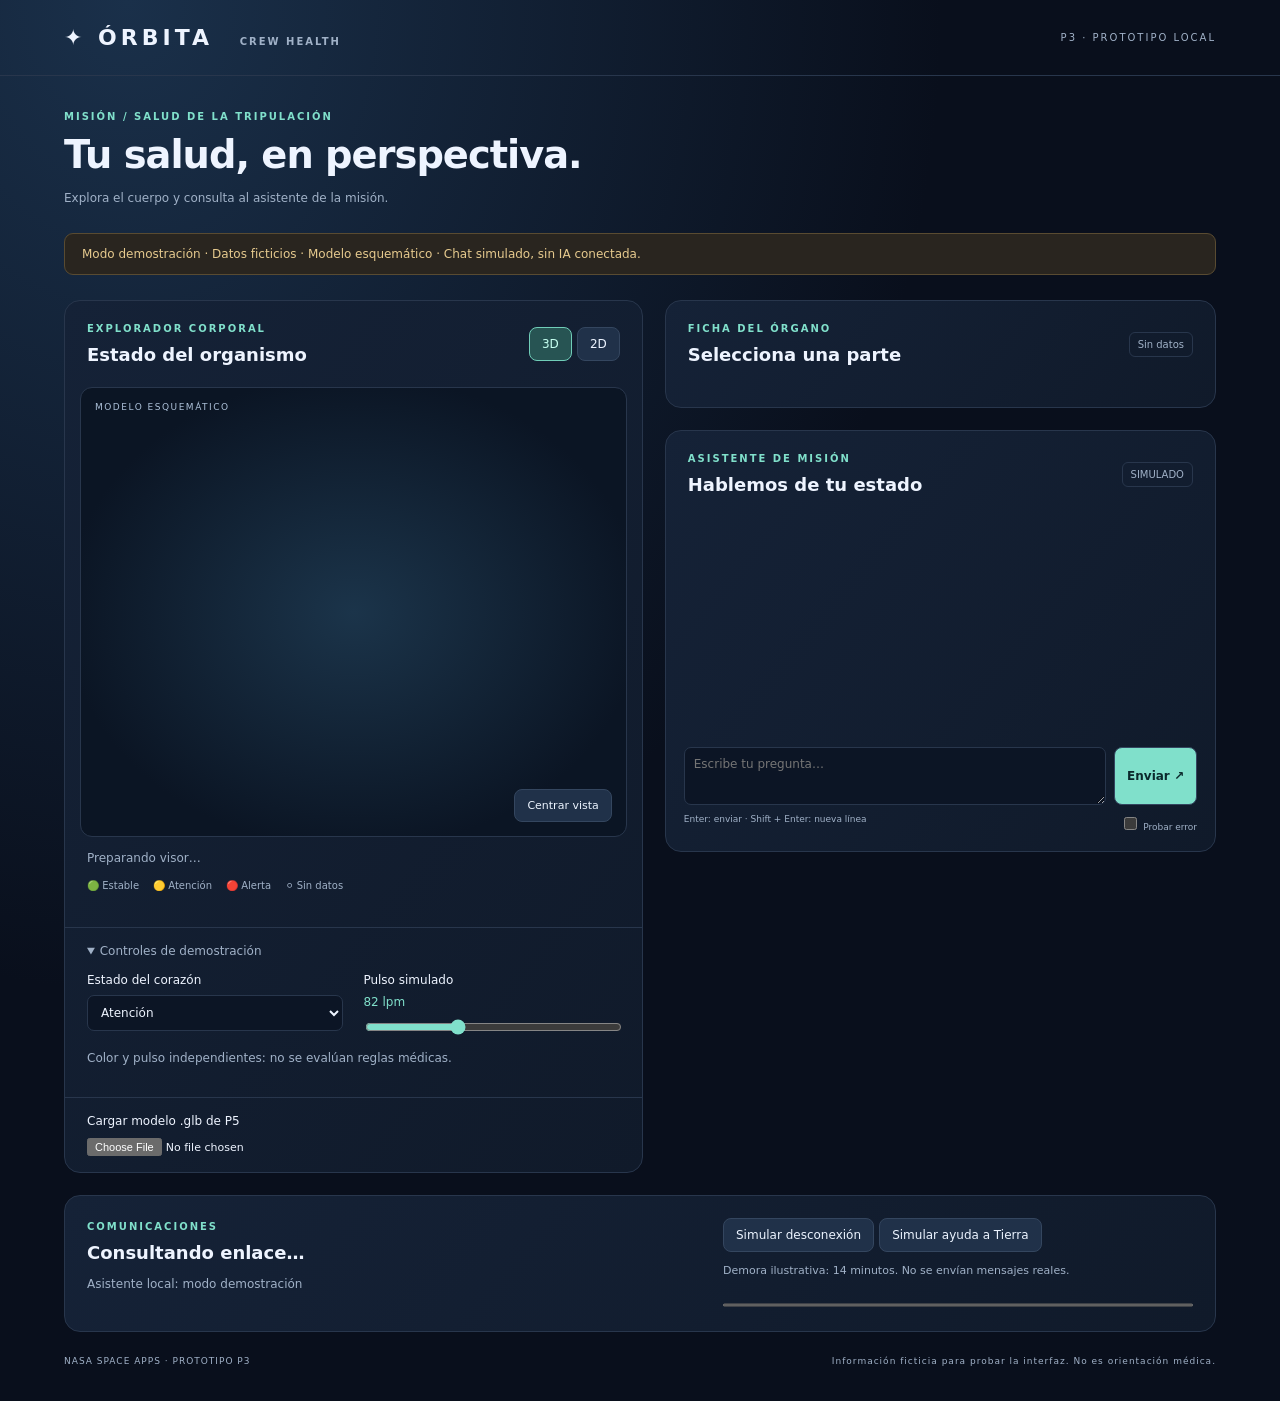
<file: frontend/p3-demo.html>
<!doctype html>
<html lang="es"><head><meta charset="UTF-8"><meta name="viewport" content="width=device-width, initial-scale=1"><title>Órbita · Visor y asistente</title><link rel="stylesheet" href="./css/p3.css"></head>
<body><header><b>✦ ÓRBITA <small>CREW HEALTH</small></b><span>P3 · PROTOTIPO LOCAL</span></header><main>
<section class="intro"><p class="eyebrow">MISIÓN / SALUD DE LA TRIPULACIÓN</p><h1>Tu salud, en perspectiva.</h1><p>Explora el cuerpo y consulta al asistente de la misión.</p></section>
<div class="banner" id="mode-label">Modo demostración · Datos ficticios · Modelo esquemático · Chat simulado, sin IA conectada.</div>
<div class="dashboard"><section class="card"><div class="heading"><div><p class="eyebrow">EXPLORADOR CORPORAL</p><h2>Estado del organismo</h2></div><div><button id="view-3d" aria-pressed="true">3D</button> <button id="view-2d" aria-pressed="false">2D</button></div></div>
<div class="viewer-wrap"><div id="visor3d"></div><div id="visor2d" hidden></div><span class="viewer-tag" id="model-label">MODELO ESQUEMÁTICO</span><button id="reset-camera">Centrar vista</button></div>
<p class="hint padded" id="viewer-status" role="status">Preparando visor…</p><div class="legend"><span>🟢 Estable</span><span>🟡 Atención</span><span>🔴 Alerta</span><span>⚪ Sin datos</span></div><div id="organ-buttons"></div>
<details class="controls" open><summary>Controles de demostración</summary><div class="control-row"><label>Estado del corazón<select id="demo-color"><option value="verde">Estable</option><option value="amarillo" selected>Atención</option><option value="rojo">Alerta</option><option value="sin_datos">Sin datos</option></select></label><label>Pulso simulado <output id="pulse-output">82 lpm</output><input id="demo-pulse" type="range" min="40" max="160" value="82"></label></div><p class="hint">Color y pulso independientes: no se evalúan reglas médicas.</p></details>
<div class="model-control"><label>Cargar modelo .glb de P5<input id="model-file" type="file" accept=".glb"></label></div></section>
<aside><section class="card"><div class="heading"><div><p class="eyebrow">FICHA DEL ÓRGANO</p><h2 id="ficha-title">Selecciona una parte</h2></div><span id="ficha-status" class="badge">Sin datos</span></div><div id="ficha-content" class="padded"></div></section>
<section class="card"><div class="heading"><div><p class="eyebrow">ASISTENTE DE MISIÓN</p><h2>Hablemos de tu estado</h2></div><span class="badge" id="chat-kind">SIMULADO</span></div><div id="messages" role="log" aria-live="polite" aria-relevant="additions"></div><form id="chat-form"><label class="sr-only" for="chat-input">Tu pregunta</label><div class="chat-row"><textarea id="chat-input" rows="2" maxlength="1500" placeholder="Escribe tu pregunta…" required></textarea><button id="chat-send" class="primary">Enviar ↗</button></div><div class="chat-footer"><span>Enter: enviar · Shift + Enter: nueva línea</span><label id="error-control"><input type="checkbox" id="demo-chat-error"> Probar error</label></div></form></section></aside></div>
<section class="card signal"><div><p class="eyebrow">COMUNICACIONES</p><h2 id="signal-status">Consultando enlace…</h2><p class="hint" id="local-status">Asistente local: modo demostración</p></div><div><button id="toggle-signal">Simular desconexión</button> <button id="send-earth">Simular ayuda a Tierra</button><p id="earth-status" role="status">Demora ilustrativa: 14 minutos. No se envían mensajes reales.</p><progress id="earth-progress" max="840" value="0" aria-label="Progreso simulado del mensaje"></progress></div></section>
<footer>NASA SPACE APPS · PROTOTIPO P3 <span>Información ficticia para probar la interfaz. No es orientación médica.</span></footer></main>
<script type="importmap">{"imports":{"three":"./lib/three/build/three.module.js","three/addons/":"./lib/three/examples/jsm/"}}</script><script type="module" src="./js/main.js"></script></body></html>
</file>
<file: frontend/css/p3.css>
:root{color-scheme:dark;--muted:#a0b1c7;--accent:#80e0cb;--line:#28364c;font-family:Segoe UI,system-ui,sans-serif}*{box-sizing:border-box}body{margin:0;color:#eef4ff;background:radial-gradient(ellipse at 10% 0,#1a304a,transparent 50%),#090f1c}header{height:76px;border-bottom:1px solid var(--line);padding:0 5vw;display:flex;align-items:center;justify-content:space-between}header b{letter-spacing:4px;font-size:22px}header small,header>span{font-size:10px;color:var(--muted);letter-spacing:2px}header small{margin-left:15px}main{max-width:1440px;margin:auto;padding:35px 5vw}.eyebrow{font-size:10px;letter-spacing:2px;color:var(--accent);font-weight:700;margin:0 0 10px}h1{font-size:clamp(28px,3vw,40px);font-weight:550;margin:0;letter-spacing:-1px}h2{font-size:18px;font-weight:550;margin:0}.intro>p:last-child,.hint{font-size:12px;line-height:1.6;color:var(--muted)}.banner{border:1px solid #594b31;background:#29251f;color:#e6ca8e;padding:13px 17px;border-radius:9px;font-size:12px;margin:25px 0}.dashboard{display:grid;grid-template-columns:minmax(0,1.05fr) minmax(0,1fr);gap:22px}.card{border:1px solid var(--line);border-radius:16px;background:linear-gradient(130deg,#152237,#101a2a);overflow:hidden}.heading{display:flex;justify-content:space-between;align-items:center;gap:10px;padding:22px}button,input,select,textarea{font:inherit}button{background:#203149;border:1px solid #34465f;border-radius:8px;color:#ecf4ff;padding:9px 12px;font-size:12px;cursor:pointer}button:hover{background:#29464f;border-color:var(--accent)}button[aria-pressed=true]{background:#275453;border-color:#70cdb8;color:#c5fff0}button:disabled{opacity:.5;cursor:wait}:focus-visible{outline:2px solid var(--accent);outline-offset:3px}.viewer-wrap{height:450px;margin:0 15px;border:1px solid var(--line);border-radius:12px;background:radial-gradient(ellipse at center,#1b344a,#0b1524 75%);position:relative;overflow:hidden}#visor3d,#visor2d{height:100%;width:100%}canvas{display:block;touch-action:none}#visor2d svg{width:100%;height:100%}.viewer-tag{position:absolute;top:14px;left:14px;font-size:9px;letter-spacing:1.5px;color:#adc1d9;pointer-events:none}#reset-camera{position:absolute;bottom:14px;right:14px;font-size:11px}.padded{padding:0 22px 20px}p.padded{padding-bottom:0}.legend{display:flex;flex-wrap:wrap;gap:14px;padding:0 22px;font-size:10px;color:var(--muted)}#organ-buttons{display:flex;gap:7px;flex-wrap:wrap;padding:18px 22px}#organ-buttons button{font-size:11px}.controls,.model-control{padding:16px 22px;border-top:1px solid var(--line);font-size:12px}.controls summary{cursor:pointer;color:var(--muted);margin-bottom:15px}.control-row{display:flex;gap:20px}.control-row label{flex:1;display:flex;flex-direction:column;gap:8px}select,textarea{color:#eef4ff;background:#0c1525;border:1px solid var(--line);border-radius:7px;padding:9px}input[type=range]{accent-color:var(--accent);width:100%}output{color:var(--accent)}input[type=file]{display:block;max-width:100%;font-size:11px;margin-top:10px}aside{display:flex;flex-direction:column;gap:22px;min-width:0}.badge{border:1px solid var(--line);border-radius:6px;padding:6px 8px;font-size:10px;color:var(--muted);white-space:nowrap}.metric{display:flex;gap:10px;align-items:baseline;border-bottom:1px solid var(--line);padding-bottom:12px}.metric strong{font-size:30px}.metric span{font-size:12px;color:var(--muted)}dl{margin:0}dt{font-size:12px;font-weight:600;margin:12px 0 4px}dd{font-size:12px;line-height:1.6;color:var(--muted);margin:0}.source{font-size:10px;color:var(--muted);line-height:1.6;margin-top:14px}.source a{color:var(--accent)}#messages{height:230px;overflow:auto;display:flex;flex-direction:column;gap:12px;padding:0 22px 15px}.message{background:#1f3048;border-radius:10px;padding:12px 14px;font-size:12px;line-height:1.7;max-width:95%;white-space:pre-wrap;overflow-wrap:anywhere}.message.user{align-self:flex-end;background:#254847}.message.error{border:1px solid #fa7c89;color:#ffb8bf}.message small{display:block;color:var(--accent);font-size:9px;letter-spacing:1px;margin-bottom:4px}.message p{margin:0}#chat-form{padding:0 18px 18px}.chat-row{display:flex;gap:8px}textarea{width:100%;resize:vertical;min-height:58px;max-height:150px;font-size:12px}.primary{background:var(--accent);color:#0b292c;font-weight:700;white-space:nowrap}.chat-footer{font-size:9px;color:var(--muted);display:flex;justify-content:space-between;gap:8px;margin-top:9px}.signal{margin-top:22px;padding:22px;display:flex;justify-content:space-between;align-items:center;gap:20px}.signal>div:last-child{max-width:470px;width:100%}#earth-status{font-size:11px;line-height:1.5;color:var(--muted)}progress{width:100%;height:6px;accent-color:var(--accent)}footer{padding-top:24px;display:flex;justify-content:space-between;gap:20px;font-size:9px;letter-spacing:1px;color:var(--muted)}.sr-only{position:absolute;width:1px;height:1px;padding:0;margin:-1px;overflow:hidden;clip:rect(0,0,0,0);white-space:nowrap;border:0}[hidden]{display:none!important}@media(max-width:900px){main{padding:25px 20px}.dashboard{grid-template-columns:1fr}.signal,footer{flex-direction:column;align-items:flex-start}.signal>div:last-child{max-width:none}header small{display:none}.viewer-wrap{height:420px}}@media(max-width:440px){.heading{padding:18px 15px}.heading h2{font-size:16px}.chat-footer{flex-direction:column}.signal button{margin-bottom:8px}}
</file>
